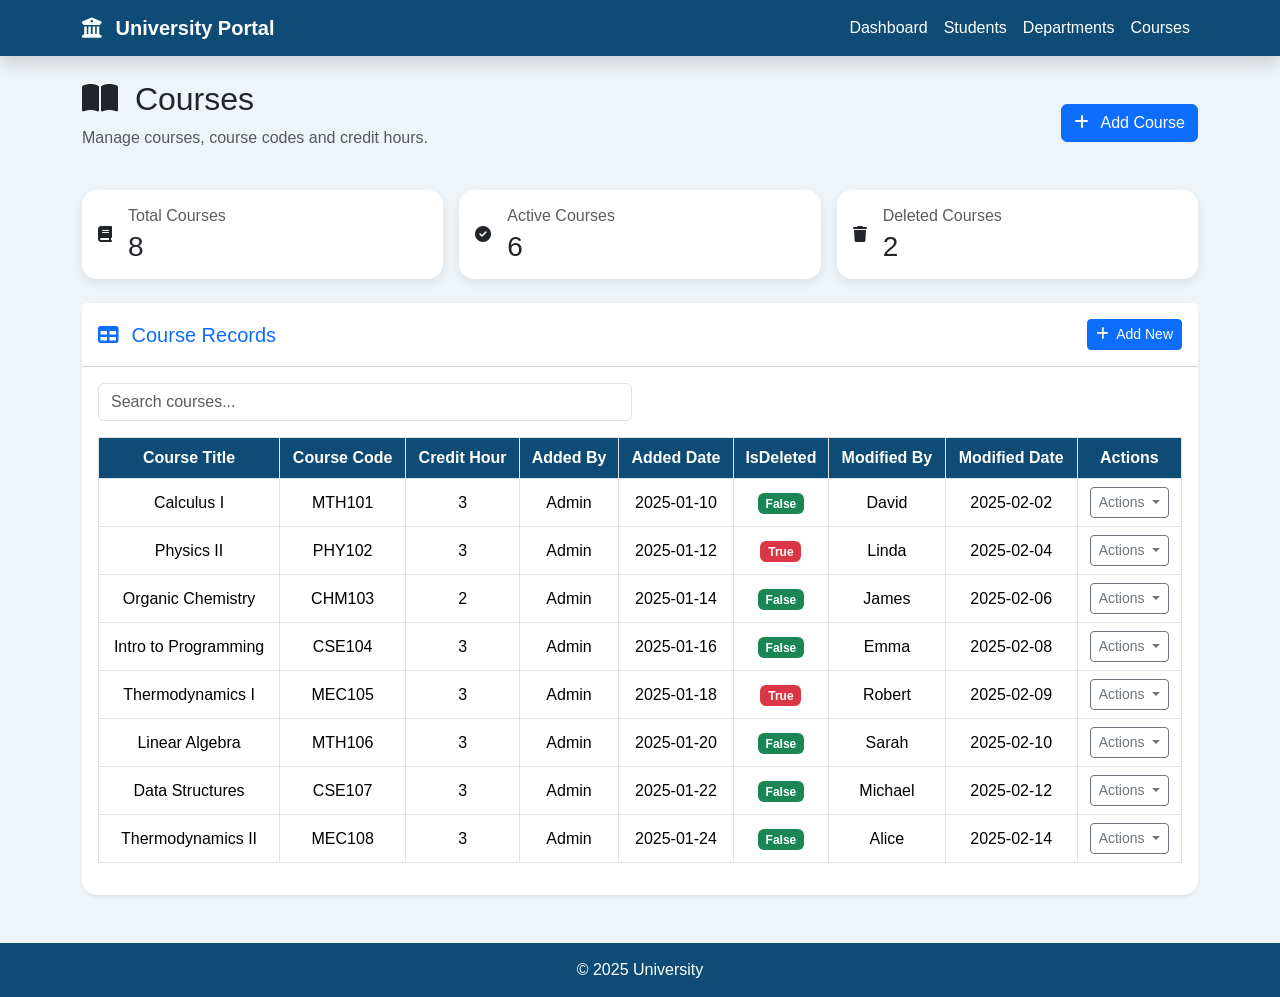
<file: course.html>
<!DOCTYPE html>
<html lang="en">
<head>
    <meta charset="UTF-8">
    <meta name="viewport" content="width=device-width, initial-scale=1.0">
    <meta name="description" content="Course Management Dashboard">

    <title>Courses | University Portal</title>

    <!-- Bootstrap CSS -->
    <link href="https://cdn.jsdelivr.net/npm/bootstrap@5.2.3/dist/css/bootstrap.min.css" rel="stylesheet">
<link href="https://cdnjs.cloudflare.com/ajax/libs/font-awesome/6.3.0/css/all.min.css" rel="stylesheet">
<link rel="stylesheet" href="css/style.css">
    <!-- Font Awesome -->
    <link rel="stylesheet" href="https://cdnjs.cloudflare.com/ajax/libs/font-awesome/6.3.0/css/all.min.css">

   
</head>

<body>

<!-- NAVBAR -->
<nav class="navbar navbar-expand-lg navbar-dark shadow">
    <div class="container">

        <a class="navbar-brand" href="index.html">
            <i class="fas fa-university me-2"></i>
            University Portal
        </a>

        <button class="navbar-toggler" type="button">
            <span class="navbar-toggler-icon"></span>
        </button>

        <div class="navbar-collapse">

            <ul class="navbar-nav ms-auto">

                <li class="nav-item">
                    <a class="nav-link" href="index.html">Dashboard</a>
                </li>

                <li class="nav-item">
                    <a class="nav-link" href="students.html">Students</a>
                </li>

                <li class="nav-item">
                    <a class="nav-link" href="department.html">Departments</a>
                </li>

                <li class="nav-item">
                    <a class="nav-link active" href="course.html">Courses</a>
                </li>

                <!-- <li class="nav-item">
                    <a class="nav-link" href="semesters.html">Semesters</a>
                </li> -->

            </ul>

        </div>
    </div>
</nav>


<!-- MAIN CONTENT -->
<div class="container py-4">

    <!-- PAGE TITLE -->
    <div class="d-flex justify-content-between align-items-center flex-wrap mb-4">

        <div>
            <h2 class="page-title">
                <i class="fas fa-book-open me-2"></i>
                Courses
            </h2>

            <p class="text-muted">
                Manage courses, course codes and credit hours.
            </p>
        </div>

        <button class="btn btn-primary"
                  data-bs-toggle="modal"
                  data-bs-target="#addCourseModal">

                 <i class="fas fa-plus me-2"></i>
                 Add Course

                </button>

    </div>


    <!-- STATISTICS -->
    <div class="row g-3 mb-4">

        <!-- TOTAL COURSES -->
        <div class="col-md-4">
            <div class="card stat-card p-3">

                <div class="d-flex align-items-center">

                    <div class="stat-icon course-icon me-3">
                        <i class="fas fa-book"></i>
                    </div>

                    <div>
                        <h6 class="text-muted mb-1">Total Courses</h6>
                        <h3 class="mb-0">8</h3>
                    </div>

                </div>

            </div>
        </div>


        <!-- ACTIVE COURSES -->
        <div class="col-md-4">
            <div class="card stat-card p-3">

                <div class="d-flex align-items-center">

                    <div class="stat-icon active-icon me-3">
                        <i class="fas fa-check-circle"></i>
                    </div>

                    <div>
                        <h6 class="text-muted mb-1">Active Courses</h6>
                        <h3 class="mb-0">6</h3>
                    </div>

                </div>

            </div>
        </div>


        <!-- DELETED COURSES -->
        <div class="col-md-4">
            <div class="card stat-card p-3">

                <div class="d-flex align-items-center">

                    <div class="stat-icon deleted-icon me-3">
                        <i class="fas fa-trash"></i>
                    </div>

                    <div>
                        <h6 class="text-muted mb-1">Deleted Courses</h6>
                        <h3 class="mb-0">2</h3>
                    </div>

                </div>

            </div>
        </div>

    </div>


    <!-- COURSE RECORDS -->
    <div class="card shadow-sm mb-4">

        <div class="card-header bg-white p-3">

            <div class="d-flex justify-content-between align-items-center flex-wrap gap-2">

                <h5 class="mb-0 text-primary">
                    <i class="fas fa-table me-2"></i>
                    Course Records
                </h5>

                <button class="btn btn-primary btn-sm"
                   data-bs-toggle="modal"
                   data-bs-target="#addCourseModal">

                  <i class="fas fa-plus me-1"></i>
                   Add New

                </button>

            </div>

        </div>


        <div class="card-body">

            <!-- SEARCH -->
            <div class="row g-3 mb-3">

                <div class="col-md-6">
                    <input type="text"
                        class="form-control"
                        placeholder="Search courses...">
                </div>

            </div>


            <!-- TABLE -->
            <div class="table-responsive">

                <table class="table table-bordered table-hover text-center align-middle">

                    <thead>
                        <tr>
                            <th>Course Title</th>
                            <th>Course Code</th>
                            <th>Credit Hour</th>
                            <th>Added By</th>
                            <th>Added Date</th>
                            <th>IsDeleted</th>
                            <th>Modified By</th>
                            <th>Modified Date</th>
                            <th>Actions</th>
                        </tr>
                    </thead>

                    <tbody>

                        <!-- COURSE 1 -->
                        <tr>
                            <td>Calculus I</td>
                            <td>MTH101</td>
                            <td>3</td>
                            <td>Admin</td>
                            <td>2025-01-10</td>
                            <td>
                                <span class="badge bg-success">False</span>
                            </td>
                            <td>David</td>
                            <td>2025-02-02</td>
                         <td class="action-cell">
                           <div class="dropdown">
                                <button class="btn btn-outline-secondary btn-sm dropdown-toggle"
                                       data-bs-toggle="dropdown">
                                       Actions
                                </button>

                               <ul class="dropdown-menu">
                                     <li>
                                          <button class="dropdown-item"
                                            data-bs-toggle="modal"
                                            data-bs-target="#editCourseModal">
                                            <i class="fas fa-edit me-2"></i>Edit
                                          </button>
                                        </li>

                                       <li>
                                         <button class="dropdown-item text-danger"
                                            data-bs-toggle="modal"
                                            data-bs-target="#deleteCourseModal">
                                           <i class="fas fa-trash me-2"></i>Delete
                                         </button>
                                      </li>
                              </ul>
                           </div>
                          </td>
                         
                        </tr>

                        <!-- COURSE 2 -->
                        <tr>
                            <td>Physics II</td>
                            <td>PHY102</td>
                            <td>3</td>
                            <td>Admin</td>
                            <td>2025-01-12</td>
                            <td>
                                <span class="badge bg-danger">True</span>
                            </td>
                            <td>Linda</td>
                            <td>2025-02-04</td>
                            <td class="action-cell">
                           <div class="dropdown">
                                <button class="btn btn-outline-secondary btn-sm dropdown-toggle"
                                       data-bs-toggle="dropdown">
                                       Actions
                                </button>

                               <ul class="dropdown-menu">
                                     <li>
                                          <button class="dropdown-item"
                                            data-bs-toggle="modal"
                                            data-bs-target="#editCourseModal">
                                            <i class="fas fa-edit me-2"></i>Edit
                                          </button>
                                        </li>

                                       <li>
                                         <button class="dropdown-item text-danger"
                                            data-bs-toggle="modal"
                                            data-bs-target="#deleteCourseModal">
                                           <i class="fas fa-trash me-2"></i>Delete
                                         </button>
                                      </li>
                              </ul>
                           </div>
                          </td>
                        </tr>

                        <!-- COURSE 3 -->
                        <tr>
                            <td>Organic Chemistry</td>
                            <td>CHM103</td>
                            <td>2</td>
                            <td>Admin</td>
                            <td>2025-01-14</td>
                            <td>
                                <span class="badge bg-success">False</span>
                            </td>
                            <td>James</td>
                            <td>2025-02-06</td>
                            <td class="action-cell">
                           <div class="dropdown">
                                <button class="btn btn-outline-secondary btn-sm dropdown-toggle"
                                       data-bs-toggle="dropdown">
                                       Actions
                                </button>

                               <ul class="dropdown-menu">
                                     <li>
                                          <button class="dropdown-item"
                                            data-bs-toggle="modal"
                                            data-bs-target="#editCourseModal">
                                            <i class="fas fa-edit me-2"></i>Edit
                                          </button>
                                        </li>

                                       <li>
                                         <button class="dropdown-item text-danger"
                                            data-bs-toggle="modal"
                                            data-bs-target="#deleteCourseModal">
                                           <i class="fas fa-trash me-2"></i>Delete
                                         </button>
                                      </li>
                              </ul>
                           </div>
                          </td>
                        </tr>

                        <!-- COURSE 4 -->
                        <tr>
                            <td>Intro to Programming</td>
                            <td>CSE104</td>
                            <td>3</td>
                            <td>Admin</td>
                            <td>2025-01-16</td>
                            <td>
                                <span class="badge bg-success">False</span>
                            </td>
                            <td>Emma</td>
                            <td>2025-02-08</td>
                            <td class="action-cell">
                           <div class="dropdown">
                                <button class="btn btn-outline-secondary btn-sm dropdown-toggle"
                                       data-bs-toggle="dropdown">
                                       Actions
                                </button>

                               <ul class="dropdown-menu">
                                     <li>
                                          <button class="dropdown-item"
                                            data-bs-toggle="modal"
                                            data-bs-target="#editCourseModal">
                                            <i class="fas fa-edit me-2"></i>Edit
                                          </button>
                                        </li>

                                       <li>
                                         <button class="dropdown-item text-danger"
                                            data-bs-toggle="modal"
                                            data-bs-target="#deleteCourseModal">
                                           <i class="fas fa-trash me-2"></i>Delete
                                         </button>
                                      </li>
                              </ul>
                           </div>
                          </td>
                        </tr>

                        <!-- COURSE 5 -->
                        <tr>
                            <td>Thermodynamics I</td>
                            <td>MEC105</td>
                            <td>3</td>
                            <td>Admin</td>
                            <td>2025-01-18</td>
                            <td>
                                <span class="badge bg-danger">True</span>
                            </td>
                            <td>Robert</td>
                            <td>2025-02-09</td>
                            <td class="action-cell">
                           <div class="dropdown">
                                <button class="btn btn-outline-secondary btn-sm dropdown-toggle"
                                       data-bs-toggle="dropdown">
                                       Actions
                                </button>

                               <ul class="dropdown-menu">
                                     <li>
                                          <button class="dropdown-item"
                                            data-bs-toggle="modal"
                                            data-bs-target="#editCourseModal">
                                            <i class="fas fa-edit me-2"></i>Edit
                                          </button>
                                        </li>

                                       <li>
                                         <button class="dropdown-item text-danger"
                                            data-bs-toggle="modal"
                                            data-bs-target="#deleteCourseModal">
                                           <i class="fas fa-trash me-2"></i>Delete
                                         </button>
                                      </li>
                              </ul>
                           </div>
                          </td>
                        </tr>

                        <!-- COURSE 6 -->
                        <tr>
                            <td>Linear Algebra</td>
                            <td>MTH106</td>
                            <td>3</td>
                            <td>Admin</td>
                            <td>2025-01-20</td>
                            <td>
                                <span class="badge bg-success">False</span>
                            </td>
                            <td>Sarah</td>
                            <td>2025-02-10</td>
                            <td class="action-cell">
                           <div class="dropdown">
                                <button class="btn btn-outline-secondary btn-sm dropdown-toggle"
                                       data-bs-toggle="dropdown">
                                       Actions
                                </button>

                               <ul class="dropdown-menu">
                                     <li>
                                          <button class="dropdown-item"
                                            data-bs-toggle="modal"
                                            data-bs-target="#editCourseModal">
                                            <i class="fas fa-edit me-2"></i>Edit
                                          </button>
                                        </li>

                                       <li>
                                         <button class="dropdown-item text-danger"
                                            data-bs-toggle="modal"
                                            data-bs-target="#deleteCourseModal">
                                           <i class="fas fa-trash me-2"></i>Delete
                                         </button>
                                      </li>
                              </ul>
                           </div>
                          </td>
                        </tr>

                        <!-- COURSE 7 -->
                        <tr>
                            <td>Data Structures</td>
                            <td>CSE107</td>
                            <td>3</td>
                            <td>Admin</td>
                            <td>2025-01-22</td>
                            <td>
                                <span class="badge bg-success">False</span>
                            </td>
                            <td>Michael</td>
                            <td>2025-02-12</td>
                            <td class="action-cell">
                           <div class="dropdown">
                                <button class="btn btn-outline-secondary btn-sm dropdown-toggle"
                                       data-bs-toggle="dropdown">
                                       Actions
                                </button>

                               <ul class="dropdown-menu">
                                     <li>
                                          <button class="dropdown-item"
                                            data-bs-toggle="modal"
                                            data-bs-target="#editCourseModal">
                                            <i class="fas fa-edit me-2"></i>Edit
                                          </button>
                                        </li>

                                       <li>
                                         <button class="dropdown-item text-danger"
                                            data-bs-toggle="modal"
                                            data-bs-target="#deleteCourseModal">
                                           <i class="fas fa-trash me-2"></i>Delete
                                         </button>
                                      </li>
                              </ul>
                           </div>
                          </td>
                        </tr>

                        <!-- COURSE 8 -->
                        <tr>
                            <td>Thermodynamics II</td>
                            <td>MEC108</td>
                            <td>3</td>
                            <td>Admin</td>
                            <td>2025-01-24</td>
                            <td>
                                <span class="badge bg-success">False</span>
                            </td>
                            <td>Alice</td>
                            <td>2025-02-14</td>
                            <td class="action-cell">
                           <div class="dropdown">
                                <button class="btn btn-outline-secondary btn-sm dropdown-toggle"
                                       data-bs-toggle="dropdown">
                                       Actions
                                </button>

                               <ul class="dropdown-menu">
                                     <li>
                                          <button class="dropdown-item"
                                            data-bs-toggle="modal"
                                            data-bs-target="#editCourseModal">
                                            <i class="fas fa-edit me-2"></i>Edit
                                          </button>
                                        </li>

                                       <li>
                                         <button class="dropdown-item text-danger"
                                            data-bs-toggle="modal"
                                            data-bs-target="#deleteCourseModal">
                                           <i class="fas fa-trash me-2"></i>Delete
                                         </button>
                                      </li>
                              </ul>
                           </div>
                          </td>
                        </tr>

                    </tbody>

                </table>

            </div>

        </div>

    </div>

</div>


<!-- ADD COURSE MODAL (STATIC HTML) -->
<div class="modal fade" id="addCourseModal">

    <div class="modal-dialog modal-dialog-centered">

        <div class="modal-content">

            <div class="modal-header text-white"
                style="background:#0f4c75">

                <h5 class="modal-title">
                    Add New Course
                </h5>

                <button type="button"
                 class="btn-close btn-close-white"
                 data-bs-dismiss="modal">
              </button>

            </div>

            <div class="modal-body">

                <form>

                    <div class="mb-3">
                        <label class="form-label">Course Title</label>

                        <input type="text"
                            class="form-control"
                            placeholder="Enter course title"
                            required>
                    </div>

                    <div class="mb-3">
                        <label class="form-label">Course Code</label>

                        <input type="text"
                            class="form-control"
                            placeholder="Enter course code"
                            required>
                    </div>

                    <div class="mb-3">
                        <label class="form-label">Credit Hour</label>

                        <input type="number"
                            class="form-control"
                            min="1"
                            step="1"
                            placeholder="Enter credit hour"
                            required>
                    </div>

                    <button type="submit"
                        class="btn btn-primary w-100">

                        <i class="fas fa-save me-1"></i>
                        Save Course

                    </button>

                </form>

            </div>

        </div>

    </div>

</div>


<!-- EDIT COURSE MODAL (STATIC HTML) -->
<div class="modal fade" id="editCourseModal">

    <div class="modal-dialog modal-dialog-centered">

        <div class="modal-content">

            <div class="modal-header text-white"
                style="background:#0f4c75">

                <h5 class="modal-title">
                    Edit Course
                </h5>

                <button type="button"
                    class="btn-close btn-close-white">
                </button>

            </div>

            <div class="modal-body">

                <form>

                    <div class="mb-3">
                        <label class="form-label">Course Title</label>

                        <input type="text"
                            class="form-control"
                            placeholder="Course title"
                            required>
                    </div>

                    <div class="mb-3">
                        <label class="form-label">Course Code</label>

                        <input type="text"
                            class="form-control"
                            placeholder="Course code"
                            required>
                    </div>

                    <div class="mb-3">
                        <label class="form-label">Credit Hour</label>

                        <input type="number"
                            class="form-control"
                            min="1"
                            step="1"
                            required>
                    </div>

                    <button type="submit"
                        class="btn btn-primary w-100">

                        <i class="fas fa-edit me-1"></i>
                        Update Course

                    </button>

                </form>

            </div>

        </div>

    </div>

</div>


<!-- DELETE COURSE MODAL (STATIC HTML) -->
<div class="modal fade" id="deleteCourseModal">

    <div class="modal-dialog modal-dialog-centered">

        <div class="modal-content">

            <div class="modal-header">

                <h5 class="modal-title text-danger">
                    Delete Course
                </h5>

                <button type="button"
                 class="btn-close"
                 data-bs-dismiss="modal">
               </button>

            </div>

            <div class="modal-body">

                <p>
                    Are you sure you want to delete this course?
                </p>

                <button type="button"
                    class="btn btn-danger w-100">

                    <i class="fas fa-trash me-1"></i>
                    Confirm Delete

                </button>

            </div>

        </div>

    </div>

</div>


<!-- FOOTER -->
<footer class="footer text-center">

    <div class="container">

        <p class="mb-0">
            &copy; 2025 University
        </p>

    </div>

</footer>
<script src="https://cdn.jsdelivr.net/npm/bootstrap@5.2.3/dist/js/bootstrap.bundle.min.js"></script>


</body>
</html>
</file>
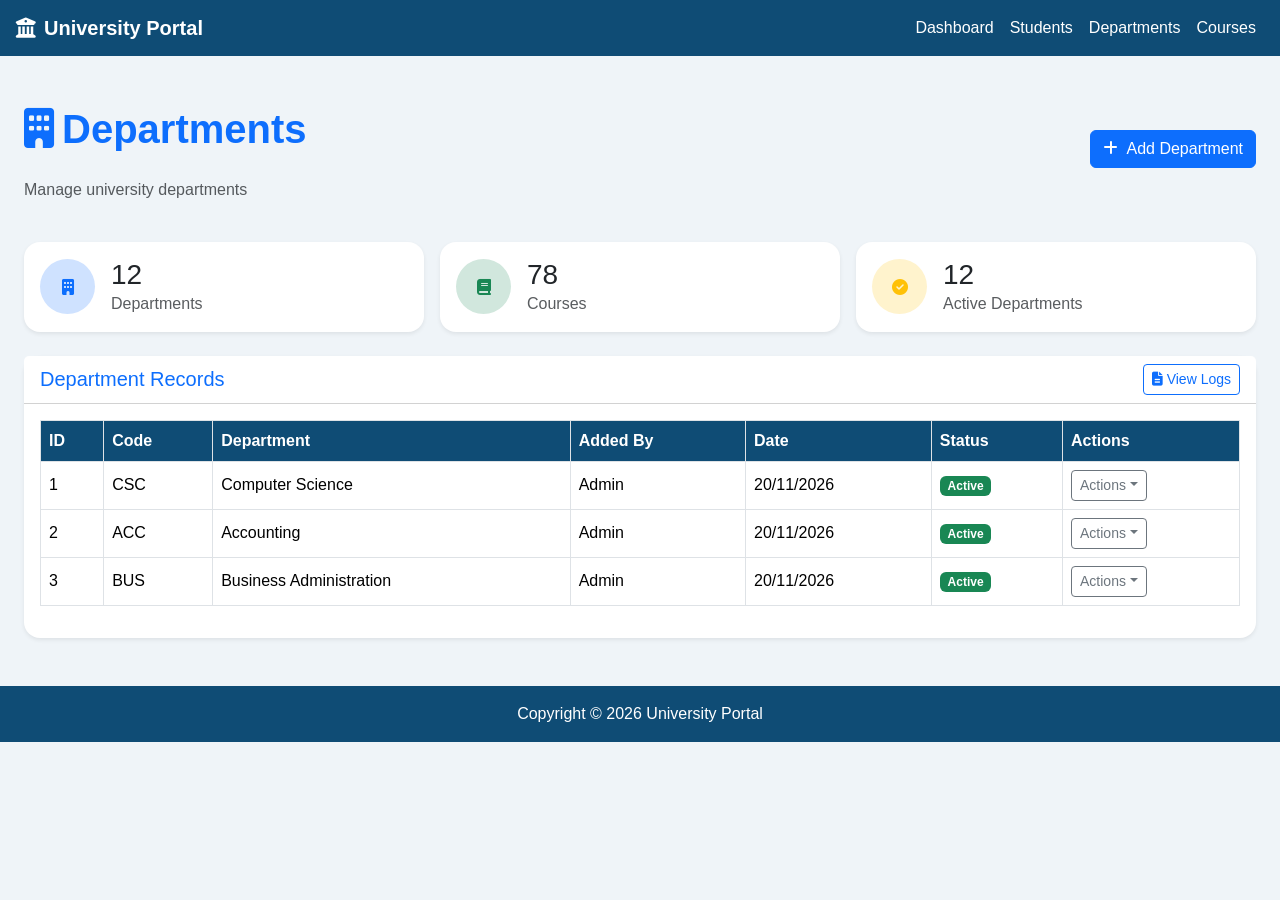
<file: department.html>
<!DOCTYPE html>
<html lang="en">
<head>
<meta charset="UTF-8">
<meta name="viewport" content="width=device-width, initial-scale=1.0">
<title>Departments | University Portal</title>

<link href="https://cdn.jsdelivr.net/npm/bootstrap@5.2.3/dist/css/bootstrap.min.css" rel="stylesheet">
<link href="https://cdnjs.cloudflare.com/ajax/libs/font-awesome/6.3.0/css/all.min.css" rel="stylesheet">
<link rel="stylesheet" href="css/style.css">
</head>
<body>

<!-- Navbar -->
<nav class="navbar navbar-expand-lg navbar-dark px-3">
<a class="navbar-brand fw-bold" href="index.html">
<i class="fas fa-university me-2"></i>University Portal
</a>
<button class="navbar-toggler" data-bs-toggle="collapse" data-bs-target="#navMenu">
<span class="navbar-toggler-icon"></span>
</button>
<div class="collapse navbar-collapse" id="navMenu">
<ul class="navbar-nav ms-auto">
<li class="nav-item"><a class="nav-link" href="index.html">Dashboard</a></li>
<li class="nav-item"><a class="nav-link" href="students.html">Students</a></li>
<li class="nav-item"><a class="nav-link active" href="department.html">Departments</a></li>
<li class="nav-item"><a class="nav-link" href="course.html">Courses</a></li>
<!-- <li class="nav-item"><a class="nav-link" href="semesters.html">Semesters</a></li> -->

</ul>
</div>
</nav>

<!-- Main Content -->
<main class="container-fluid p-4">

<div class="d-flex justify-content-between align-items-center flex-wrap mb-4">
<div>
<h1 class="fw-bold text-primary"><i class="fas fa-building me-2"></i>Departments</h1>
<p class="text-muted">Manage university departments</p>
</div>
<button class="btn btn-primary" data-bs-toggle="modal" data-bs-target="#addModal">
<i class="fas fa-plus me-2"></i>Add Department
</button>
</div>

<!-- Statistics -->
<div class="row g-3 mb-4">
<div class="col-md-4">
<div class="card shadow-sm rounded-4">
<div class="card-body d-flex align-items-center gap-3">
<div class="icon-circle bg-primary-subtle text-primary">
<i class="fas fa-building"></i>
</div>
<div>
<h3 class="mb-0">12</h3>
<p class="text-muted mb-0">Departments</p>
</div>
</div>
</div>
</div>

<div class="col-md-4">
<div class="card shadow-sm rounded-4">
<div class="card-body d-flex align-items-center gap-3">
<div class="icon-circle bg-success-subtle text-success">
<i class="fas fa-book"></i>
</div>
<div>
<h3 class="mb-0">78</h3>
<p class="text-muted mb-0">Courses</p>
</div>
</div>
</div>
</div>

<div class="col-md-4">
<div class="card shadow-sm rounded-4">
<div class="card-body d-flex align-items-center gap-3">
<div class="icon-circle bg-warning-subtle text-warning">
<i class="fas fa-check-circle"></i>
</div>
<div>
<h3 class="mb-0">12</h3>
<p class="text-muted mb-0">Active Departments</p>
</div>
</div>
</div>
</div>
</div>

<!-- Department Table -->
<div class="card shadow-sm rounded-4">
<div class="card-header bg-white d-flex justify-content-between align-items-center">
<h5 class="mb-0 text-primary">Department Records</h5>
<button class="btn btn-outline-primary btn-sm" data-bs-toggle="modal" data-bs-target="#allLogsModal">
<i class="fas fa-file-alt me-1"></i>View Logs
</button>
</div>

<div class="card-body">
<div class="table-responsive">
<table class="table table-hover align-middle">
<thead class="table-primary">
<tr>
<th>ID</th>
<th>Code</th>
<th>Department</th>
<th>Added By</th>
<th>Date</th>
<th>Status</th>
<th>Actions</th>
</tr>
</thead>

<tbody>
<tr>
<td>1</td>
<td>CSC</td>
<td>Computer Science</td>
<td>Admin</td>
<td>20/11/2026</td>
<td><span class="badge bg-success">Active</span></td>
<td>
<div class="dropdown">
<button class="btn btn-outline-secondary btn-sm dropdown-toggle" data-bs-toggle="dropdown">Actions</button>
<ul class="dropdown-menu">
<li><button class="dropdown-item" data-bs-toggle="modal" data-bs-target="#editModal"><i class="fas fa-edit me-2"></i>Edit</button></li>
<li><button class="dropdown-item" data-bs-toggle="modal" data-bs-target="#manageModal"><i class="fas fa-book me-2"></i>Manage Courses</button></li>
<li><button class="dropdown-item" data-bs-toggle="modal" data-bs-target="#allLogsModal"><i class="fas fa-file-alt me-2"></i>View Logs</button></li>
<li><button class="dropdown-item text-danger" data-bs-toggle="modal" data-bs-target="#deleteModal"><i class="fas fa-trash me-2"></i>Delete</button></li>
</ul>
</div>
</td>
</tr>

<tr>
<td>2</td>
<td>ACC</td>
<td>Accounting</td>
<td>Admin</td>
<td>20/11/2026</td>
<td><span class="badge bg-success">Active</span></td>
<td>
<div class="dropdown">
<button class="btn btn-outline-secondary btn-sm dropdown-toggle" data-bs-toggle="dropdown">Actions</button>
<ul class="dropdown-menu">
<li><button class="dropdown-item" data-bs-toggle="modal" data-bs-target="#editModal">Edit</button></li>
<li><button class="dropdown-item" data-bs-toggle="modal" data-bs-target="#manageModal">Manage Courses</button></li>
<li><button class="dropdown-item" data-bs-toggle="modal" data-bs-target="#allLogsModal">View Logs</button></li>
<li><button class="dropdown-item text-danger" data-bs-toggle="modal" data-bs-target="#deleteModal">Delete</button></li>
</ul>
</div>
</td>
</tr>

<tr>
<td>3</td>
<td>BUS</td>
<td>Business Administration</td>
<td>Admin</td>
<td>20/11/2026</td>
<td><span class="badge bg-success">Active</span></td>
<td>
<div class="dropdown">
<button class="btn btn-outline-secondary btn-sm dropdown-toggle" data-bs-toggle="dropdown">Actions</button>
<ul class="dropdown-menu">
<li><button class="dropdown-item" data-bs-toggle="modal" data-bs-target="#editModal">Edit</button></li>
<li><button class="dropdown-item" data-bs-toggle="modal" data-bs-target="#manageModal">Manage Courses</button></li>
<li><button class="dropdown-item" data-bs-toggle="modal" data-bs-target="#allLogsModal">View Logs</button></li>
<li><button class="dropdown-item text-danger" data-bs-toggle="modal" data-bs-target="#deleteModal">Delete</button></li>
</ul>
</div>
</td>
</tr>
</tbody>
</table>
</div>
</div>
</div>
</main>

<!-- Add Department Modal -->
<div class="modal fade" id="addModal" tabindex="-1">
<div class="modal-dialog modal-dialog-centered">
<div class="modal-content">
<div class="modal-header bg-primary text-white">
<h5 class="modal-title">Add Department</h5>
<button class="btn-close btn-close-white" data-bs-dismiss="modal"></button>
</div>
<div class="modal-body">
<form>
<div class="mb-3">
<label class="form-label">Department Code</label>
<input type="text" class="form-control" placeholder="e.g. CSC">
</div>
<div class="mb-3">
<label class="form-label">Department Name</label>
<input type="text" class="form-control" placeholder="Department name">
</div>
<button type="button" class="btn btn-primary w-100">Save Department</button>
</form>
</div>
</div>
</div>
</div>

<!-- Edit Modal -->
<div class="modal fade" id="editModal" tabindex="-1">
<div class="modal-dialog modal-dialog-centered">
<div class="modal-content">
<div class="modal-header bg-warning">
<h5 class="modal-title">Edit Department</h5>
<button class="btn-close" data-bs-dismiss="modal"></button>
</div>
<div class="modal-body">
<div class="mb-3">
<label class="form-label">Department Code</label>
<input class="form-control" value="CSC">
</div>
<div class="mb-3">
<label class="form-label">Department Name</label>
<input class="form-control" value="Computer Science">
</div>
<button class="btn btn-warning w-100" type="button">Update Department</button>
</div>
</div>
</div>
</div>

<!-- Delete Modal -->
<div class="modal fade" id="deleteModal" tabindex="-1">
<div class="modal-dialog modal-dialog-centered">
<div class="modal-content">
<div class="modal-header bg-danger text-white">
<h5 class="modal-title">Delete Department</h5>
<button class="btn-close btn-close-white" data-bs-dismiss="modal"></button>
</div>
<div class="modal-body">
<p>Are you sure you want to delete this department?</p>
<button class="btn btn-danger w-100" type="button">Confirm Delete</button>
</div>
</div>
</div>
</div>

<!-- Manage Courses Modal -->
<div class="modal fade" id="manageModal" tabindex="-1">
<div class="modal-dialog modal-dialog-centered">
<div class="modal-content">
<div class="modal-header bg-info text-white">
<h5 class="modal-title">Manage Department Courses</h5>
<button class="btn-close btn-close-white" data-bs-dismiss="modal"></button>
</div>
<div class="modal-body">
<label class="form-label">Select Course</label>
<select class="form-select mb-3">
<option selected>Select a course</option>
<option>Web Development</option>
<option>Computer Programming</option>
<option>Database Management</option>
</select>
<button class="btn btn-info text-white w-100" type="button">Add Course</button>
</div>
</div>
</div>
</div>

<!-- Logs Modal -->
<div class="modal fade" id="allLogsModal" tabindex="-1">
<div class="modal-dialog modal-lg modal-dialog-centered">
<div class="modal-content">
<div class="modal-header bg-primary text-white">
<h5 class="modal-title">Department Activity Logs</h5>
<button class="btn-close btn-close-white" data-bs-dismiss="modal"></button>
</div>
<div class="modal-body">
<div class="table-responsive">
<table class="table table-striped">
<thead>
<tr><th>Date</th><th>Action</th><th>Performed By</th></tr>
</thead>
<tbody>
<tr><td>20/11/2026</td><td>Department Added</td><td>Admin</td></tr>
<tr><td>21/11/2026</td><td>Department Updated</td><td>Admin</td></tr>
</tbody>
</table>
</div>
</div>
</div>
</div>
</div>

<!-- Footer -->
<footer class="text-center py-3 mt-4">
<p class="mb-0">Copyright &copy; 2026 University Portal</p>
</footer>

<!-- Bootstrap JavaScript Only -->
<script src="https://cdn.jsdelivr.net/npm/bootstrap@5.2.3/dist/js/bootstrap.bundle.min.js"></script>
</body>
</html>
</file>
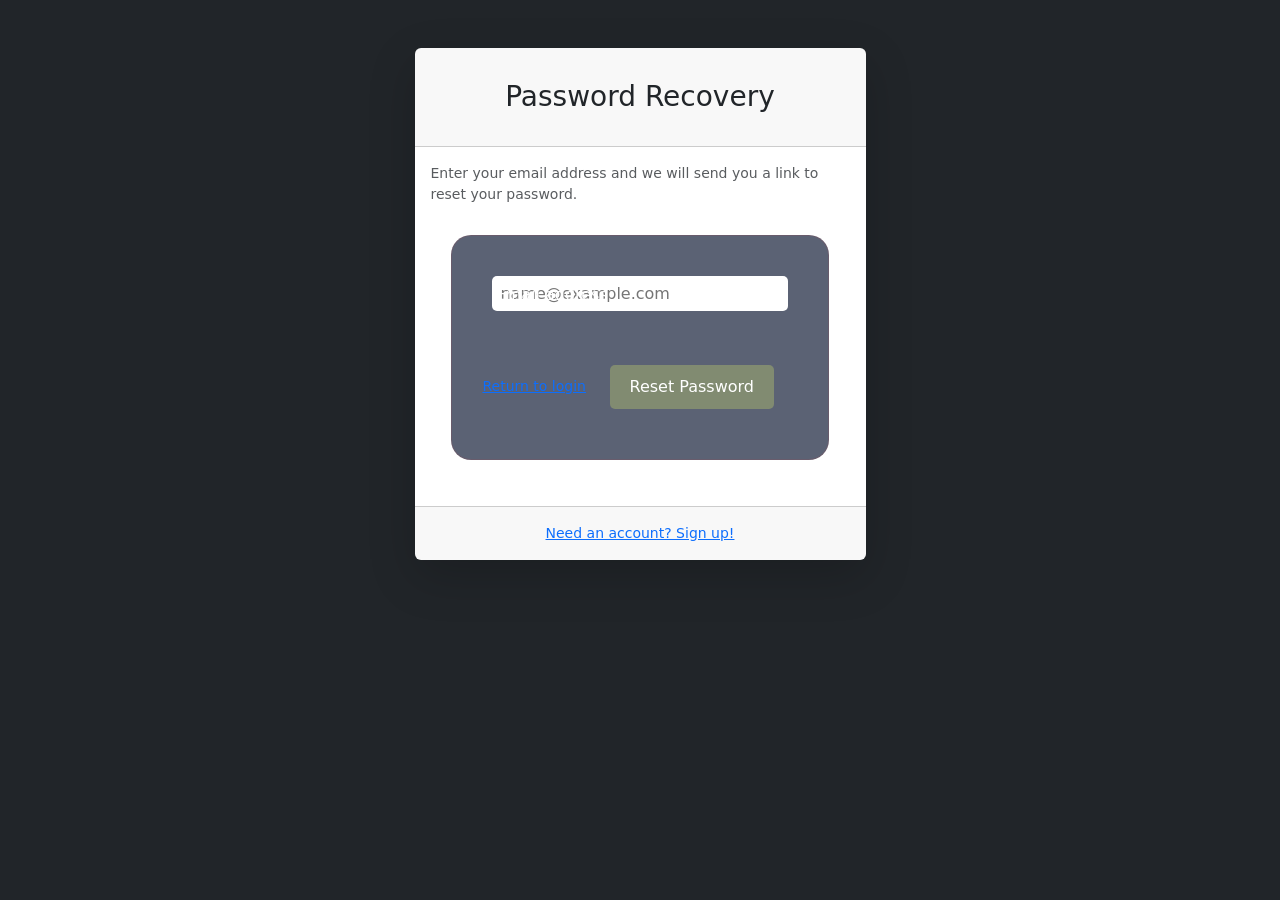
<file: forgotpass.html>
<!DOCTYPE html>
<html lang="en">

<head>

    <meta charset="UTF-8">

    <meta name="viewport" content="width=device-width, initial-scale=1.0">

    <title>Password Reset - SB Admin</title>

    <link rel="stylesheet" href="style.css">

    <link href="https://cdn.jsdelivr.net/npm/bootstrap@5.3.3/dist/css/bootstrap.min.css" rel="stylesheet">

</head>

<body class="bg-dark">

    <div id="layoutAuthentication">

        <div id="layoutAuthentication_content">

            <main>

                <div class="container">

                    <div class="row justify-content-center">

                        <div class="col-lg-5">

                            <div class="card shadow-lg border-0 rounded-lg mt-5">

                                <div class="card-header">

                                    <h3 class="text-center fw-light my-4">
                                        Password Recovery
                                    </h3>

                                </div>

                                <div class="card-body">

                                    <div class="small mb-3 text-muted">

                                        Enter your email address and we will send you a link to reset your password.

                                    </div>

                                    <form>

                                        <div class="form-floating mb-3">

                                            <input type="email" placeholder="name@example.com" required>
                                                
                                                
                                                
                                                
                                                
                                           

                                            <label for="inputEmail">
                                                Email address
                                            </label>

                                        </div>

                                        <div class="d-flex align-items-center justify-content-between mt-4 mb-0">

                                            <a class="small" href="login.html">
                                                Return to login
                                            </a>

                                            <button
                                                class="btn btn-primary"
                                                type="submit"
                                            >
                                                Reset Password
                                            </button>

                                        </div>

                                    </form>

                                </div>

                                <div class="card-footer text-center py-3">

                                    <div class="small">

                                        <a href="register.html">
                                            Need an account? Sign up!
                                        </a>

                                    </div>

                                </div>

                            </div>

                        </div>

                    </div>

                </div>

            </main>

        </div>

    </div>

</body>

</html>
</file>
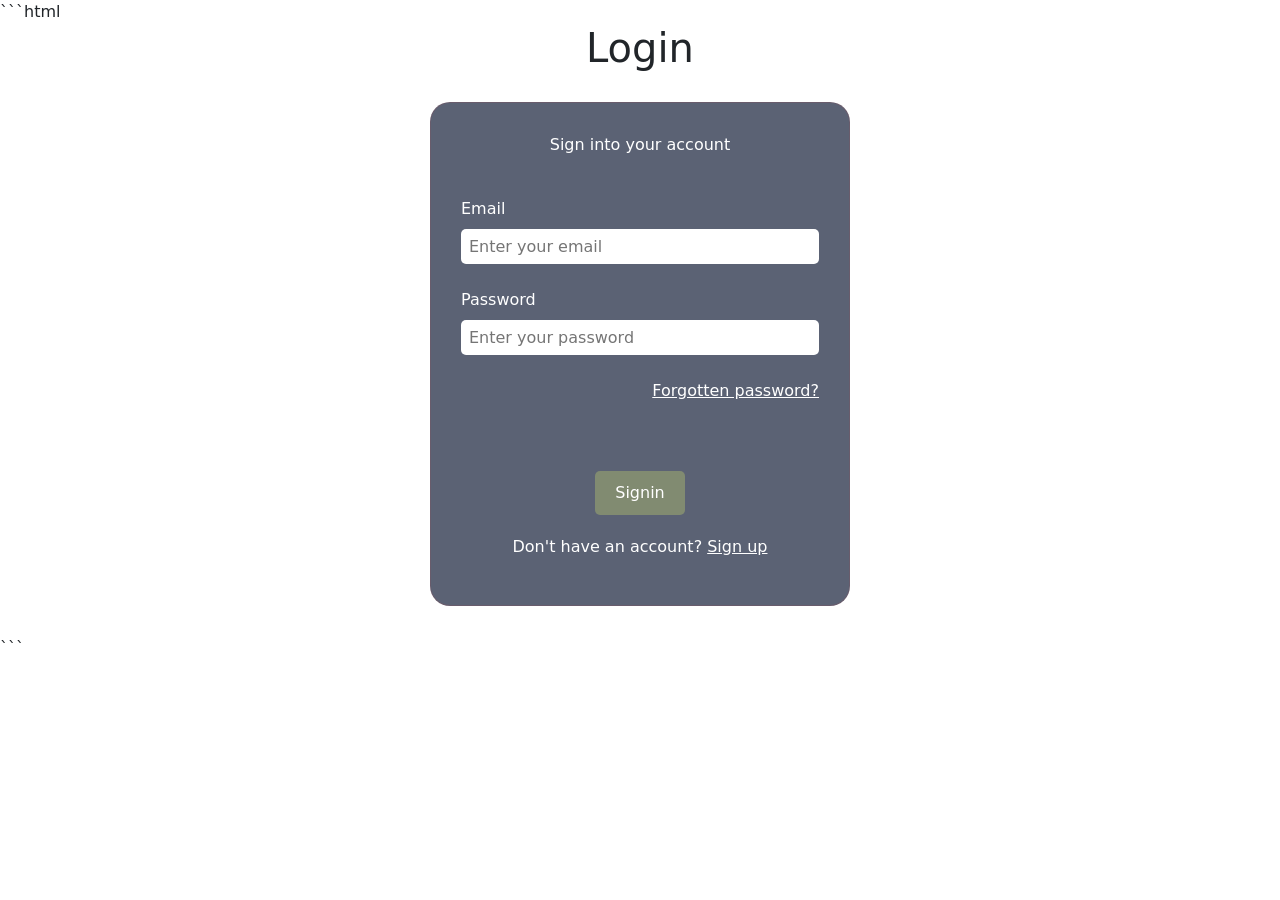
<file: ijh.html>
```html
<!DOCTYPE html>
<html lang="en">
<head>
    <meta charset="UTF-8">
    <meta name="viewport" content="width=device-width, initial-scale=1.0">

    <title>Login Form</title>

    <link rel="stylesheet" href="style.css">

    <!-- Bootstrap CSS for Modal -->
    <link href="https://cdn.jsdelivr.net/npm/bootstrap@5.3.3/dist/css/bootstrap.min.css" rel="stylesheet">
</head>

<body>

    <h1>Login</h1>

    <form id="loginForm">

        <p class="intro-p">Sign into your account</p>

        <br>

        <label for="email">Email</label>
        <input type="email" id="email" placeholder="Enter your email" required>

        <br><br>

        <label for="password">Password</label>
        <input type="password" id="password" placeholder="Enter your password" required>

        <br><br>

        <a href="#" class="forgot-link">Forgotten password?</a>

        <br><br>

        <button type="submit">Signin</button>

        <p class="dont">
            Don't have an account?
            <a href="register.html">Sign up</a>
        </p>

    </form>


    <!-- LOGIN SUCCESS MODAL -->
    <div class="modal fade" id="loginModal" tabindex="-1" aria-hidden="true">

        <div class="modal-dialog modal-dialog-centered">

            <div class="modal-content">

                <div class="modal-header">

                    <h5 class="modal-title">Login Successful!</h5>

                    <button type="button" class="btn-close" data-bs-dismiss="modal"></button>

                </div>

                <div class="modal-body text-center">

                    <h4 class="text-success">Welcome!</h4>

                    <p>You have successfully signed into your account.</p>

                </div>

                <div class="modal-footer">

                    <button type="button" class="btn btn-success" data-bs-dismiss="modal">
                        Continue
                    </button>

                </div>

            </div>

        </div>

    </div>


    <!-- Bootstrap JavaScript -->
    <script src="https://cdn.jsdelivr.net/npm/bootstrap@5.3.3/dist/js/bootstrap.bundle.min.js"></script>

    <!-- Form JavaScript -->
    <script>

        const form = document.getElementById("loginForm");

        form.addEventListener("submit", function(event) {

            event.preventDefault();

            const modal = new bootstrap.Modal(
                document.getElementById("loginModal")
            );

            modal.show();

        });

    </script>

</body>
</html>
```
</file>
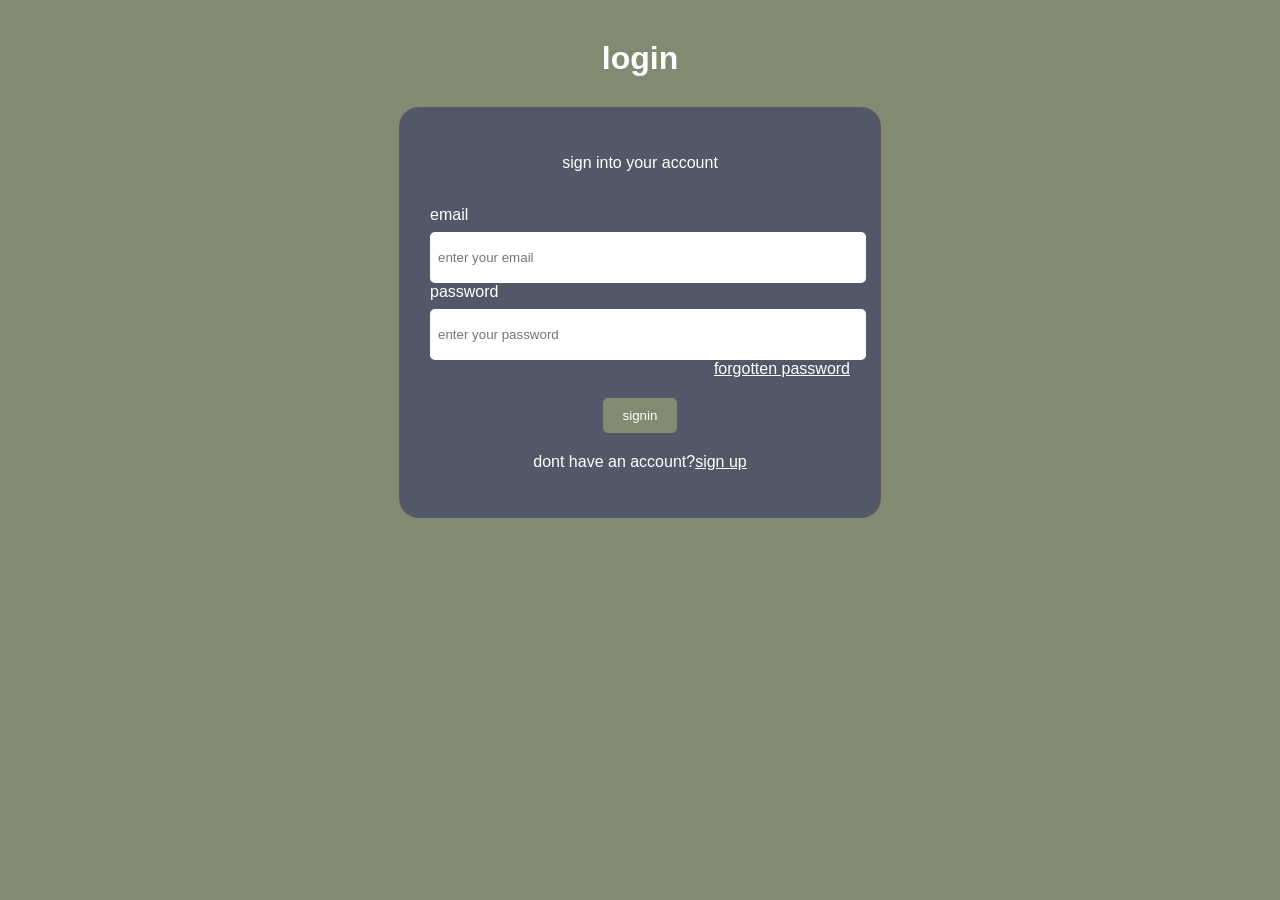
<file: login.html>
<!DOCTYPE html>
<html lang="en">
<head>
    
    <meta charset="UTF-8">
    <meta name="viewport" content="width=device-width, initial-scale=1.0">
    <title>form</title>
    <link rel="stylesheet" href="style.css">

    
</head>
<body>

    
    
    <h1>login</h1>
    <form >
        
        <p class="intro-p">sign into your account</p> 
        <br>
        <label>email</label>
        <input type="text" placeholder="enter your email" required>
         <br>
        <label>password</label>
        <input type="password" placeholder="enter your password" required>
        <br>
        <a href="forgotpass.html" class="forgot-link"> forgotten password</a>
        <p class="form-footer"></p>
        
        <button type="submit">signin</button>
        
        <p class="dont">dont have an account?<a href="rehistration.html">sign up</a></p>
    </form>
    
</body>
</html>
</file>
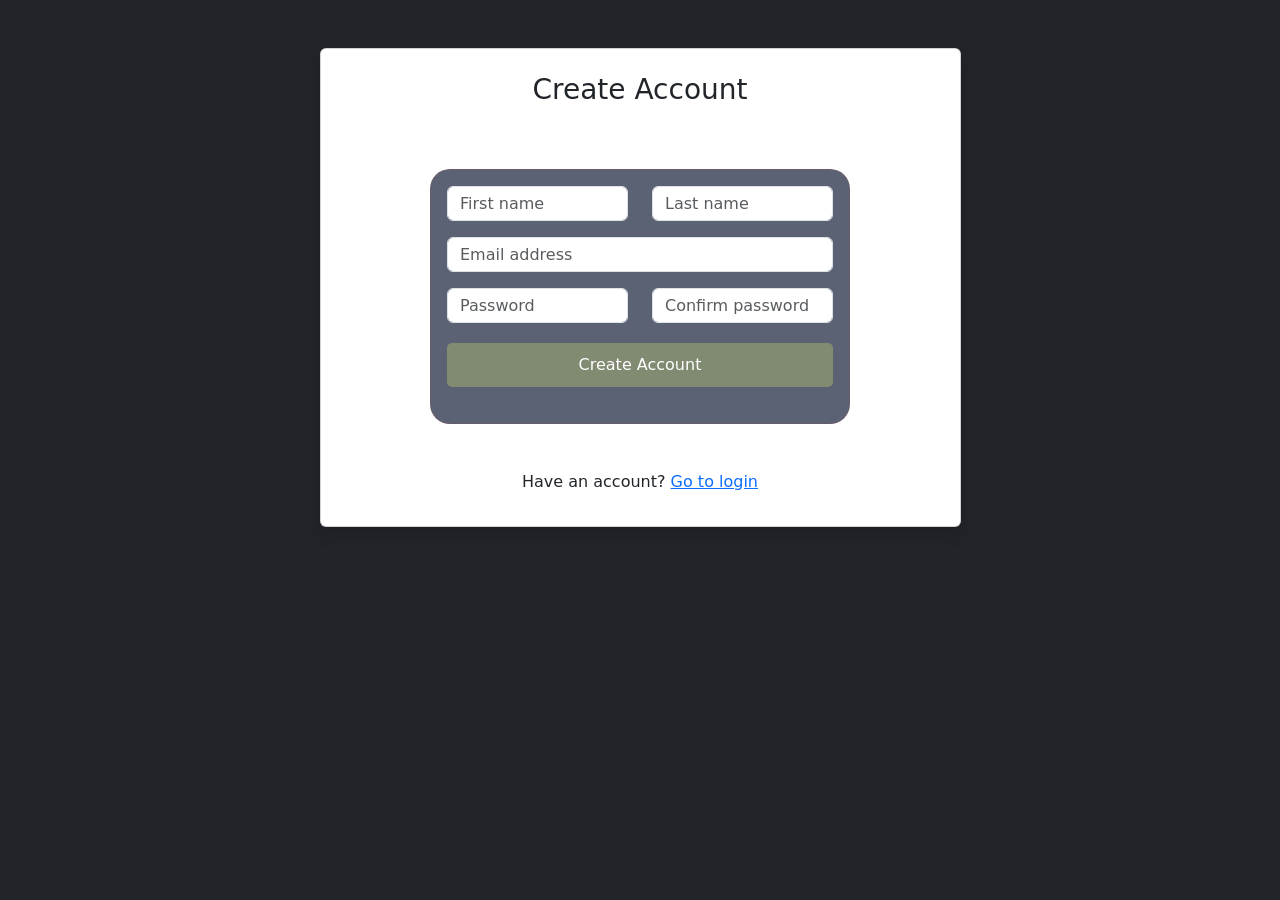
<file: rehistration.html>
<!DOCTYPE html>
<html lang="en">
<head>
    <meta charset="UTF-8">
    <meta name="viewport" content="width=device-width, initial-scale=1">
    <title>Create Account</title>

    <link rel="stylesheet" href="style.css">
    <link href="https://cdn.jsdelivr.net/npm/bootstrap@5.3.3/dist/css/bootstrap.min.css" rel="stylesheet">
</head>

<body class="bg-dark">

    <main class="container mt-5">
        <div class="row justify-content-center">
            <div class="col-md-7">

                <div class="card shadow">
                    <h3 class="text-center p-4">Create Account</h3>

                    <form class="p-3">

                        <div class="row mb-3">
                            <div class="col-md-6">
                                <input type="text" class="form-control" placeholder="First name" required>
                            </div>

                            <div class="col-md-6">
                                <input type="text" class="form-control" placeholder="Last name" required>
                            </div>
                        </div>

                        <input type="email" class="form-control mb-3" placeholder="Email address" required>

                        <div class="row mb-3">
                            <div class="col-md-6">
                                <input type="password" class="form-control" placeholder="Password" required>
                            </div>

                            <div class="col-md-6">
                                <input type="password" class="form-control" placeholder="Confirm password" required>
                            </div>
                        </div>

                        <button type="submit" class="btn btn-primary w-100">
                            Create Account
                        </button>

                    </form>

                    <p class="text-center p-3">
                        Have an account? <a href="login.html">Go to login</a>
                    </p>

                </div>

            </div>
        </div>
    </main>

</body>
</html>
</file>
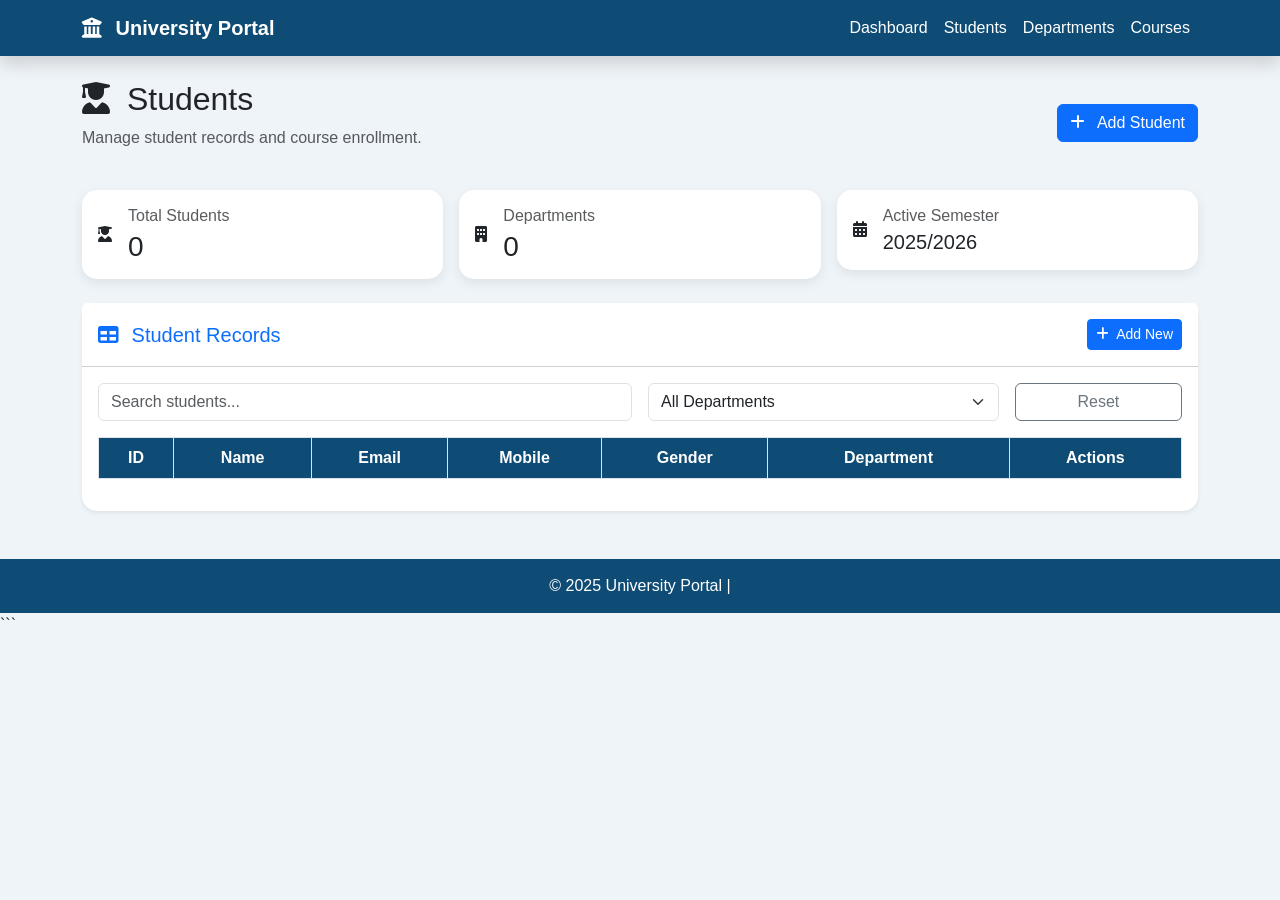
<file: students.html>
<!DOCTYPE html>
<html lang="en">
<head>
    <meta charset="UTF-8">
    <meta name="viewport" content="width=device-width, initial-scale=1.0">

    <title>Students | University Portal</title>

    <!-- Bootstrap CSS -->
    <link href="https://cdn.jsdelivr.net/npm/bootstrap@5.2.3/dist/css/bootstrap.min.css" rel="stylesheet">
    <link rel="stylesheet" href="css/style.css">

    <!-- Font Awesome -->
    <link rel="stylesheet" href="https://cdnjs.cloudflare.com/ajax/libs/font-awesome/6.3.0/css/all.min.css">

    <!-- <style>
        body {
            background: #f1f5f9;
            font-family: Arial, sans-serif;
        }

        .navbar {
            background: #0f4c75;
        }

        .navbar-brand {
            font-weight: bold;
        }

        .navbar .nav-link {
            color: white;
        }

        .navbar .nav-link:hover,
        .navbar .nav-link.active {
            color: #ffc107;
        }

        .page-title {
            color: #0f4c75;
            font-weight: bold;
        }

        .stat-card {
            border: none;
            border-radius: 12px;
            box-shadow: 0 4px 12px rgba(0,0,0,.05);
        }

        .stat-icon {
            width: 55px;
            height: 55px;
            display: flex;
            align-items: center;
            justify-content: center;
            border-radius: 50%;
            font-size: 22px;
        }

        .student-icon {
            background: #dbeafe;
            color: #2563eb;
        }

        .department-icon {
            background: #d1fae5;
            color: #059669;
        }

        .semester-icon {
            background: #fef3c7;
            color: #d97706;
        }

        .card {
            border: none;
            border-radius: 12px;
        }

        .table th {
            background: #0f4c75;
            color: white;
        }

        .table td {
            vertical-align: middle;
        }

        .table-responsive {
            overflow-x: auto;
        }

        .btn-primary {
            background: #0f4c75;
            border-color: #0f4c75;
        }

        .btn-primary:hover {
            background: #083451;
        }

        .footer {
            background: #0f4c75;
            color: white;
            padding: 20px;
            margin-top: 40px;
        }

        @media(max-width: 768px) {
            .stat-card {
                margin-bottom: 15px;
            }
        }
    </style> -->
</head>

<body>

<!-- NAVBAR -->
<nav class="navbar navbar-expand-lg navbar-dark shadow">
    <div class="container">

        <a class="navbar-brand" href="index.html">
            <i class="fas fa-university me-2"></i>
            University Portal
        </a>

        <button class="navbar-toggler" type="button"
            data-bs-toggle="collapse" data-bs-target="#navbarMenu">
            <span class="navbar-toggler-icon"></span>
        </button>

        <div class="collapse navbar-collapse" id="navbarMenu">

            <ul class="navbar-nav ms-auto">

                <li class="nav-item">
                    <a class="nav-link" href="index.html">
                        Dashboard
                    </a>
                </li>

                <li class="nav-item">
                    <a class="nav-link active" href="students.html">
                        Students
                    </a>
                </li>

                <li class="nav-item">
                    <a class="nav-link" href="department.html">
                        Departments
                    </a>
                </li>

                <li class="nav-item">
                    <a class="nav-link" href="course.html">
                        Courses
                    </a>
                </li>

                <!-- <li class="nav-item">
                    <a class="nav-link" href="semesters.html">
                        Semesters
                    </a>
                </li> -->

            </ul>

        </div>
    </div>
</nav>


<!-- MAIN CONTENT -->
<div class="container py-4">

    <!-- PAGE TITLE -->
    <div class="d-flex justify-content-between align-items-center flex-wrap mb-4">

        <div>
            <h2 class="page-title">
                <i class="fas fa-user-graduate me-2"></i>
                Students
            </h2>

            <p class="text-muted">
                Manage student records and course enrollment.
            </p>
        </div>

        <button class="btn btn-primary"
            data-bs-toggle="modal"
            data-bs-target="#addStudentModal">

            <i class="fas fa-plus me-2"></i>
            Add Student

        </button>

    </div>


    <!-- STATISTICS -->
    <div class="row g-3 mb-4">

        <div class="col-md-4">
            <div class="card stat-card p-3">

                <div class="d-flex align-items-center">

                    <div class="stat-icon student-icon me-3">
                        <i class="fas fa-user-graduate"></i>
                    </div>

                    <div>
                        <h6 class="text-muted mb-1">
                            Total Students
                        </h6>

                        <h3 class="mb-0" id="totalStudents">
                            0
                        </h3>
                    </div>

                </div>

            </div>
        </div>


        <div class="col-md-4">
            <div class="card stat-card p-3">

                <div class="d-flex align-items-center">

                    <div class="stat-icon department-icon me-3">
                        <i class="fas fa-building"></i>
                    </div>

                    <div>
                        <h6 class="text-muted mb-1">
                            Departments
                        </h6>

                        <h3 class="mb-0">
                            0
                        </h3>
                    </div>

                </div>

            </div>
        </div>


        <div class="col-md-4">
            <div class="card stat-card p-3">

                <div class="d-flex align-items-center">

                    <div class="stat-icon semester-icon me-3">
                        <i class="fas fa-calendar-alt"></i>
                    </div>

                    <div>
                        <h6 class="text-muted mb-1">
                            Active Semester
                        </h6>

                        <h5 class="mb-0">
                            2025/2026
                        </h5>
                    </div>

                </div>

            </div>
        </div>

    </div>


    <!-- STUDENT RECORDS -->
    <div class="card shadow-sm mb-4">

        <div class="card-header bg-white p-3">

            <div class="d-flex justify-content-between align-items-center flex-wrap gap-2">

                <h5 class="mb-0 text-primary">
                    <i class="fas fa-table me-2"></i>
                    Student Records
                </h5>

                <button class="btn btn-primary btn-sm"
                    data-bs-toggle="modal"
                    data-bs-target="#addStudentModal">

                    <i class="fas fa-plus me-1"></i>
                    Add New

                </button>

            </div>

        </div>


        <div class="card-body">

            <!-- FILTERS -->
            <div class="row g-3 mb-3">

                <div class="col-md-6">
                    <input type="text"
                        class="form-control"
                        id="studentSearch"
                        placeholder="Search students...">
                </div>

                <div class="col-md-4">
                    <select class="form-select" id="filterDept">

                        <option value="">
                            All Departments
                        </option>

                    </select>
                </div>

                <div class="col-md-2">
                    <button class="btn btn-outline-secondary w-100"
                        id="resetFilters">

                        Reset

                    </button>
                </div>

            </div>


            <!-- TABLE -->
            <div class="table-responsive">

                <table class="table table-bordered table-hover text-center align-middle">

                    <thead>
                        <tr>
                            <th>ID</th>
                            <th>Name</th>
                            <th>Email</th>
                            <th>Mobile</th>
                            <th>Gender</th>
                            <th>Department</th>
                            <th>Actions</th>
                        </tr>
                    </thead>

                    <tbody id="studentTableBody">

                    </tbody>

                </table>

            </div>

        </div>

    </div>


    <!-- ADD STUDENT MODAL -->
    <div class="modal fade" id="addStudentModal">

        <div class="modal-dialog modal-dialog-centered">

            <form class="modal-content" id="addStudentForm">

                <div class="modal-header text-white"
                    style="background:#0f4c75">

                    <h5 class="modal-title">
                        Add New Student
                    </h5>

                    <button type="button"
                        class="btn-close btn-close-white"
                        data-bs-dismiss="modal">
                    </button>

                </div>


                <div class="modal-body">

                    <div class="mb-3">
                        <label class="form-label">
                            Full Name
                        </label>

                        <input type="text"
                            class="form-control"
                            id="studentName"
                            required>
                    </div>


                    <div class="mb-3">
                        <label class="form-label">
                            Email
                        </label>

                        <input type="email"
                            class="form-control"
                            id="studentEmail"
                            required>
                    </div>


                    <div class="mb-3">
                        <label class="form-label">
                            Mobile
                        </label>

                        <input type="text"
                            class="form-control"
                            id="studentMobile"
                            required>
                    </div>


                    <div class="mb-3">
                        <label class="form-label">
                            Gender
                        </label>

                        <select class="form-select"
                            id="studentGender"
                            required>

                            <option value="">
                                Select Gender
                            </option>

                            <option value="Male">
                                Male
                            </option>

                            <option value="Female">
                                Female
                            </option>

                        </select>
                    </div>


                    <div class="mb-3">
                        <label class="form-label">
                            Department
                        </label>

                        <select class="form-select"
                            id="studentDept"
                            required>

                            <option value="">
                                Select Department
                            </option>

                        </select>
                    </div>

                </div>


                <div class="modal-footer">

                    <button type="button"
                        class="btn btn-secondary"
                        data-bs-dismiss="modal">

                        Cancel

                    </button>

                    <button type="submit"
                        class="btn btn-primary">

                        <i class="fas fa-save me-1"></i>
                        Save Student

                    </button>

                </div>

            </form>

        </div>

    </div>


    <!-- ENROLL STUDENT MODAL -->
    <div class="modal fade" id="EnrollStudentModal">

        <div class="modal-dialog modal-lg modal-dialog-scrollable">

            <div class="modal-content">

                <div class="modal-header text-white"
                    style="background:#0f4c75">

                    <h5 class="modal-title">
                        Enroll Student in Courses
                    </h5>

                    <button type="button"
                        class="btn-close btn-close-white"
                        data-bs-dismiss="modal">
                    </button>

                </div>


                <div class="modal-body">

                    <div class="row g-3 mb-3">

                        <div class="col-md-6">
                            <label class="form-label">
                                Student ID
                            </label>

                            <input type="text"
                                class="form-control"
                                id="enrollStudentId"
                                readonly>
                        </div>

                        <div class="col-md-6">
                            <label class="form-label">
                                Student Name
                            </label>

                            <input type="text"
                                class="form-control"
                                id="enrollStudentName"
                                readonly>
                        </div>

                    </div>


                    <div class="row g-3 align-items-end mb-4">

                        <div class="col-md-5">
                            <label class="form-label">
                                Department
                            </label>

                            <select class="form-select"
                                id="enrollDeptSelect">
                            </select>
                        </div>


                        <div class="col-md-5">
                            <label class="form-label">
                                Course
                            </label>

                            <select class="form-select"
                                id="enrollCourseSelect">
                            </select>
                        </div>


                        <div class="col-md-2">
                            <button type="button"
                                class="btn btn-primary w-100"
                                id="btnEnroll">

                                Enroll

                            </button>
                        </div>

                    </div>


                    <h6 class="mb-3">
                        <i class="fas fa-list me-2"></i>
                        Registered Courses
                    </h6>


                    <div class="table-responsive">

                        <table class="table table-bordered table-hover text-center">

                            <thead>
                                <tr>
                                    <th>Course ID</th>
                                    <th>Course Name</th>
                                    <th>Action</th>
                                </tr>
                            </thead>

                            <tbody id="registeredCoursesBody">

                            </tbody>

                        </table>

                    </div>

                </div>


                <div class="modal-footer">

                    <button class="btn btn-secondary"
                        data-bs-dismiss="modal">

                        Close

                    </button>

                </div>

            </div>

        </div>

    </div>

</div>


<!-- FOOTER -->
<footer class="footer text-center">

    <div class="container">

        <p class="mb-0">
            &copy; 2025 University Portal |
        </p>

    </div>

</footer>


<!-- BOOTSTRAP JAVASCRIPT -->
<script src="https://cdn.jsdelivr.net/npm/bootstrap@5.2.3/dist/js/bootstrap.bundle.min.js"></script>

</body>
</html>
```
</file>
<file: css/style.css>
*,
*::before,
*::after {
    box-sizing: border-box;
}

body {
    background-color:#eff4f8;
    font-family: Arial, Helvetica, sans-serif;
    margin: 0;
}

/* Navbar */
.navbar {
    background-color: #0f4c75 !important;
}

.navbar-brand {
    font-weight: bold;
}

.navbar a {
    color: white !important;
}

/* Main content */
main {
    padding: 25px;
}

/* Heading */
h1 {
    color: #0f4c75;
    text-align: center;
    margin: 25px 0;
}

/* Statistics cards */
.card {
    border: none;
    border-radius: 15px;
    background-color: white;
    box-shadow: 0 4px 12px rgba(0,0,0,0.08);
}

/* Circular icons */
.icon-circle {
    width: 55px;
    height: 55px;
    border-radius: 50%;
    display: flex;
    align-items: center;
    justify-content: center;
}

/* Quick links */
.quick-links a {
    display: block;
    text-decoration: none;
    color: #0f4c75;
    padding: 12px;
    margin: 8px 0;
    background-color: #f1f6fb;
    border-radius: 8px;
    font-weight: bold;
}

.quick-links a:hover {
    background-color: #dceaf7;
}

/* Footer */
footer {
    background-color: #0f4c75 !important;
    color: white !important;
    padding: 15px;
    text-align: center;
}

footer a,
footer .text-muted {
    color: white !important;
}

/* Tables */
table {
    width: 100%;
    border-collapse: collapse;
}

table, th, td {
    border: 1px solid #dee2e6;
}

th {
    background-color: #0f4c75;
    color: white;
}

td {
    padding: 10px;
}

/* Mobile */
@media (max-width: 768px) {
    main {
        padding: 15px;
    }

    h1 {
        font-size: 25px;
    }
}

.table thead th {
    background-color: #0f4c75 !important;
    color: white !important;
    visibility: visible !important;
}
</file>
<file: style.css>
```css
*,
*::before,
*::after {
    box-sizing: border-box;
}

body {
    background-color: rgb(129, 139, 113);
    font-family: Arial, Helvetica, sans-serif;
}

h1 {
    text-align: center;
    color: white;
    margin-top: 40px;
}

form {
    position: relative;
    z-index: 1;
    width: 420px;
    max-width: 90%;
    padding: 30px;
    background: rgba(78, 85, 105, 0.921);
    border: 1px solid rgba(224, 44, 44, 0.1);
    border-radius: 20px;
    color: #ffffff;
    margin: 30px auto;
}

.card-header {
    text-align: center;
}

.form-floating {
    padding: 10px;
}

label {
    display: block;
    margin-bottom: 8px;
}

input {
    border-radius: 5px;
    height: 35px;
    width: 100%;
    padding: 8px;
    border: none;
    outline: none;
}

input:focus {
    border: 2px solid rgb(129, 139, 113);
}

button[type="submit"] {
    background-color: rgb(129, 139, 113);
    color: white;
    padding: 10px 20px;
    border: none;
    border-radius: 5px;
    cursor: pointer;
    display: block;
    margin: 20px auto;
}

button[type="submit"]:hover {
    background-color: rgb(100, 112, 84);
}

.forgot-link {
    display: block;
    text-align: right;
    color: white;
}

.dont {
    text-align: center;
    margin-top: 20px;
}

.dont a {
    color: white;
}

.intro-p {
    text-align: center;
}
```
</file>
